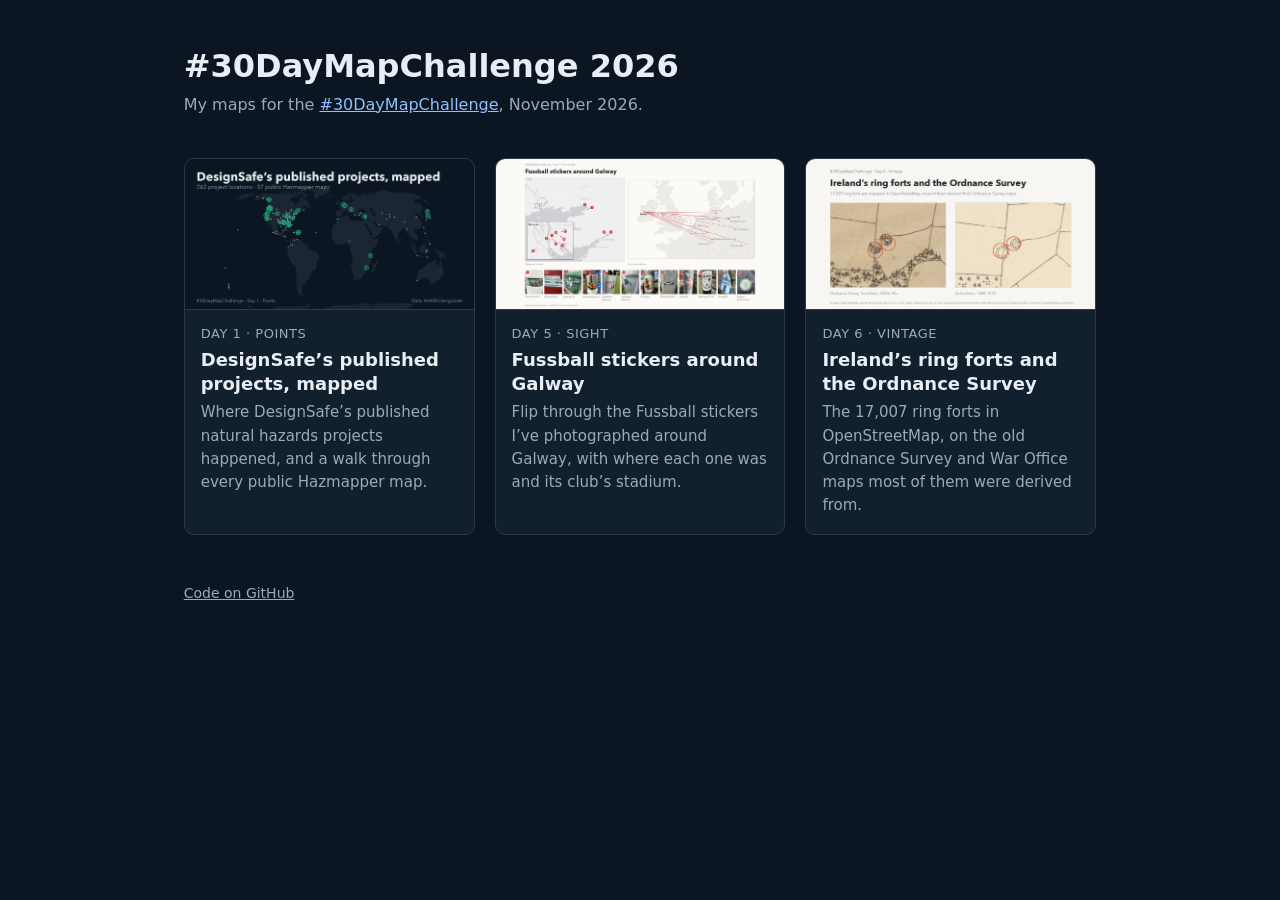
<file: docs/index.html>
<!doctype html>
<html lang="en">
<head>
  <meta charset="utf-8">
  <meta name="viewport" content="width=device-width, initial-scale=1">
  <title>#30DayMapChallenge 2026 · Nathan Franklin</title>
  <meta name="description" content="Nathan Franklin's maps for the #30DayMapChallenge, November 2026.">
  <!-- Visit counts (GoatCounter: no cookies, ignores localhost). -->
  <script data-goatcounter="https://nathanfranklin.goatcounter.com/count" async src="//gc.zgo.at/count.js"></script>
  <style>
    :root {
      --surface: #0b1622;
      --card: #121f2d;
      --line: #2c3a4a;
      --text: #e8eef4;
      --muted: #9aaabd;
      --link: #8fc1ff;
    }
    * { box-sizing: border-box; }
    html { font-size: clamp(16px, 0.45vw + 10.25px, 20px); }
    body {
      margin: 0;
      background: var(--surface);
      color: var(--text);
      font-family: "Avenir Next", "Helvetica Neue", system-ui, sans-serif;
      line-height: 1.55;
    }
    main { max-width: 60rem; margin: 0 auto; padding: 3rem 1.5rem 4rem; }
    h1 { font-size: 2rem; line-height: 1.15; margin: 0 0 0.5rem; }
    .intro { color: var(--muted); margin: 0 0 2.5rem; }
    a { color: var(--link); }

    .days { list-style: none; padding: 0; margin: 0; display: grid; gap: 1.25rem; grid-template-columns: repeat(auto-fill, minmax(18rem, 1fr)); }
    .day a {
      display: block;
      height: 100%;
      color: inherit;
      text-decoration: none;
      background: var(--card);
      border: 1px solid var(--line);
      border-radius: 10px;
      overflow: hidden;
    }
    .day a:hover, .day a:focus-visible { border-color: var(--link); }
    .day a:focus-visible { outline: 2px solid var(--link); outline-offset: 2px; }
    .day img { display: block; width: 100%; height: auto; aspect-ratio: 1200 / 630; object-fit: cover; border-bottom: 1px solid var(--line); }
    .day .body { padding: 0.875rem 1rem 1rem; }
    .day .theme { color: var(--muted); font-size: 0.8125rem; letter-spacing: 0.04em; text-transform: uppercase; margin: 0 0 0.25rem; }
    .day h2 { font-size: 1.125rem; line-height: 1.3; margin: 0 0 0.375rem; }
    .day p { margin: 0; color: var(--muted); font-size: 0.9375rem; }

    footer { margin-top: 3rem; color: var(--muted); font-size: 0.875rem; }
    footer a { color: var(--muted); }
  </style>
</head>
<body>
  <main>
    <h1>#30DayMapChallenge 2026</h1>
    <p class="intro">My maps for the <a href="https://30daymapchallenge.com/">#30DayMapChallenge</a>, November 2026.</p>

    <ul class="days">
      <li class="day">
        <a href="day01/">
          <img src="day01/preview.png" alt="World map of DesignSafe published project locations, with green rings marking the 37 public Hazmapper maps." width="1200" height="630">
          <div class="body">
            <p class="theme">Day 1 · Points</p>
            <h2>DesignSafe’s published projects, mapped</h2>
            <p>Where DesignSafe’s published natural hazards projects happened, and a walk through every public Hazmapper map.</p>
          </div>
        </a>
      </li>
      <li class="day">
        <a href="day05/">
          <img src="day05/preview.png" alt="Map of Fussball stickers photographed around Galway, with lines to each club’s stadium in Germany and Austria, and a photo of each sticker." width="1200" height="630">
          <div class="body">
            <p class="theme">Day 5 · Sight</p>
            <h2>Fussball stickers around Galway</h2>
            <p>Flip through the Fussball stickers I’ve photographed around Galway, with where each one was and its club’s stadium.</p>
          </div>
        </a>
      </li>
      <li class="day">
        <a href="day06/">
          <img src="day06/preview.png" alt="A double ring fort in Co. Cork on the Ordnance Survey six-inch 1st and 2nd edition maps, with its OpenStreetMap outlines drawn on top." width="1200" height="630">
          <div class="body">
            <p class="theme">Day 6 · Vintage</p>
            <h2>Ireland’s ring forts and the Ordnance Survey</h2>
            <p>The 17,007 ring forts in OpenStreetMap, on the old Ordnance Survey and War Office maps most of them were derived from.</p>
          </div>
        </a>
      </li>
    </ul>

    <footer>
      <a href="https://github.com/nathanfranklin/30daymapchallenge-2026">Code on GitHub</a>
    </footer>
  </main>
</body>
</html>
</file>
